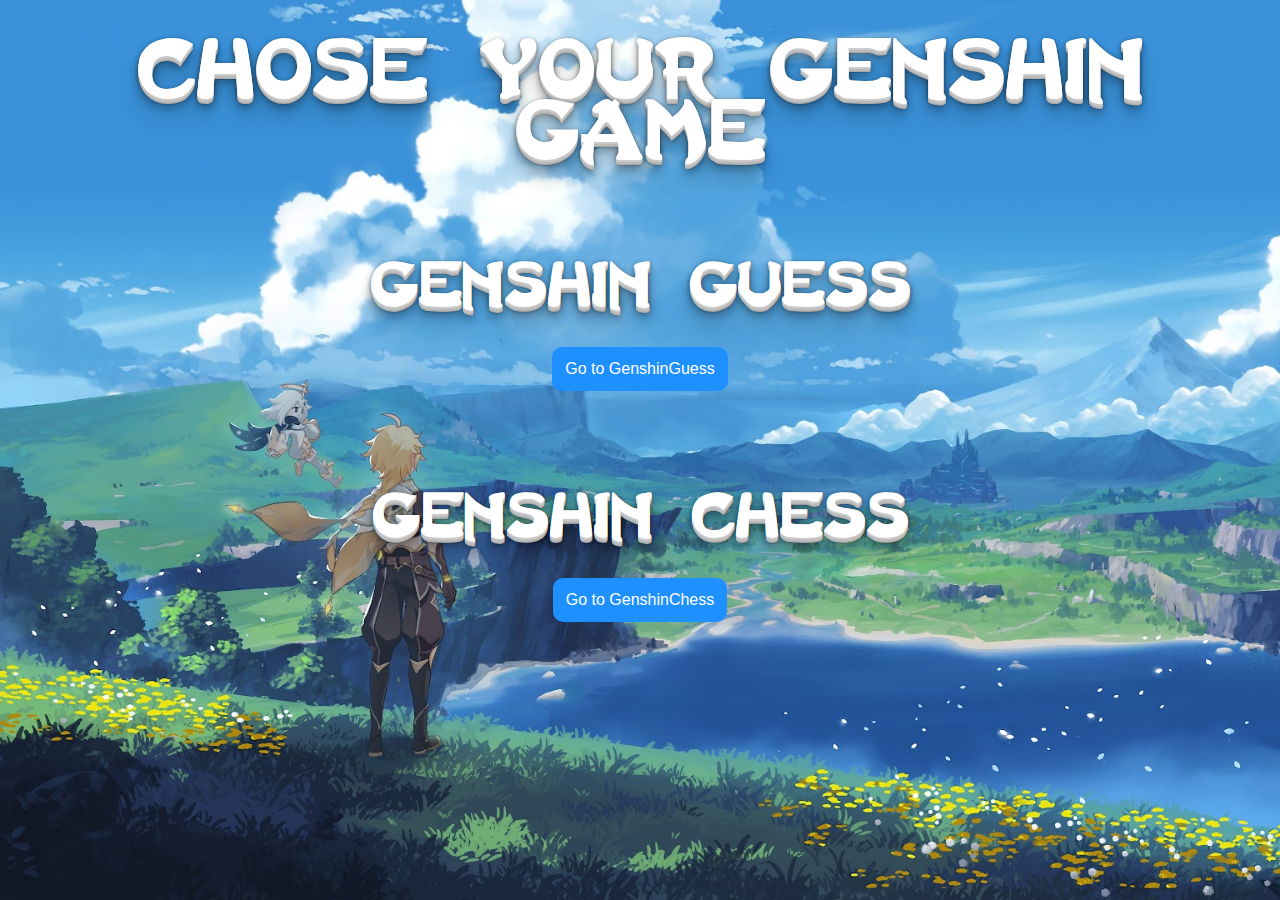
<file: index.html>
<!DOCTYPE html>
<html lang="fr">
    <head>
        <title>GENSHIN DLE</title>
        <meta charset="utf-8">
        <link rel="stylesheet" href="css/index.css">
        <link rel="icon" type="img/png" sizes="16x16" href="img/logo.png">
        <script type="text/javascript" src="javascript/index.js"></script>

        <meta name="description" content="Play game on the theme of genshin and have fun :]">
        <meta name="author" content="MiasMaxence">
        <meta name="keyword" content="genshin impact,genshin,genshinguess,genshinchess,genshingames">

        <meta property="og:title" content="Genshin Guess">
        <meta property="og:type" content="website">
        <meta property="og:url" content="https://www.genshinguess.com">
        <meta property="og:site_name" content="Genshin Games">
        <meta property="og:description" content="Play game on the theme of genshin and have fun :]">
    </head>

    <body onload="onload()">   
        <div class ="accueil" id="accueil">
            <h1>
                Chose your genshin game 
            </h1>
        
            <h2>
                Genshin Guess
            </h2>
            <div class="guess" id="guessID" >
                <form action="genshinguess.html">
                    <input class="buttonguess" id="buttonguessID" type="submit" value="Go to GenshinGuess" />
                </form>
            </div>

            <h2>
                Genshin Chess
            </h2>
            <form action="genshinchess.html">
                <input type="submit" value="Go to GenshinChess" />
            </form>
        </div>
    </body>
</html>
</file>
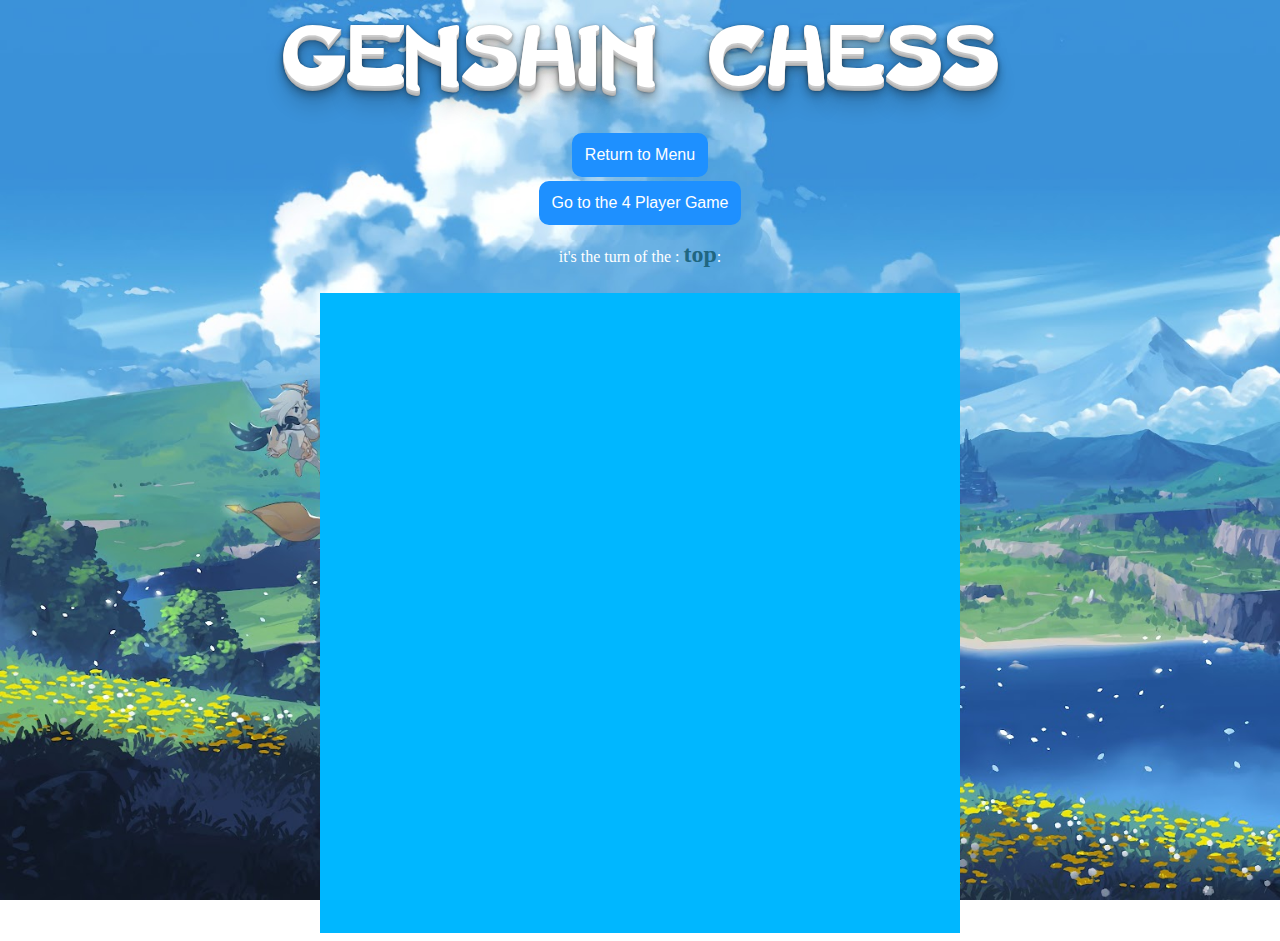
<file: genshinchess.html>
<!DOCTYPE html>
<html lang="fr">
    <head>
        <title>GENSHIN DLE</title>
        <meta charset="utf-8">

        <link rel="stylesheet" href="css/genshinchess.css">
        <link rel="shortcut icon" href="img/logo.png">
        
    </head>

    <body>   
        <div class ="accueil">
            <h1>
                Genshin Chess
            </h1>
            <form action="index.html"><input class="return" type="submit" value="Return to Menu"></form>  <!--pour return au menu-->
            <form action="genshinchess4P.html"><input class="return" type="submit" value="Go to the 4 Player Game"></form>  <!--pour allez au 4 Player Game-->
        </div>
        
        <div id="jeu" class="jeu">
            <p> it's the turn of the : <strong><span id="player"></span></strong>: </p>
            <div id="chessboard"></div>
            <script type="text/javascript" src="javascript/genhsinchess.js/pieces.js"></script>
            <script type="text/javascript" src="javascript/genhsinchess.js/genshinchess.js"></script>
        </div>
    </body>
</html>
</file>
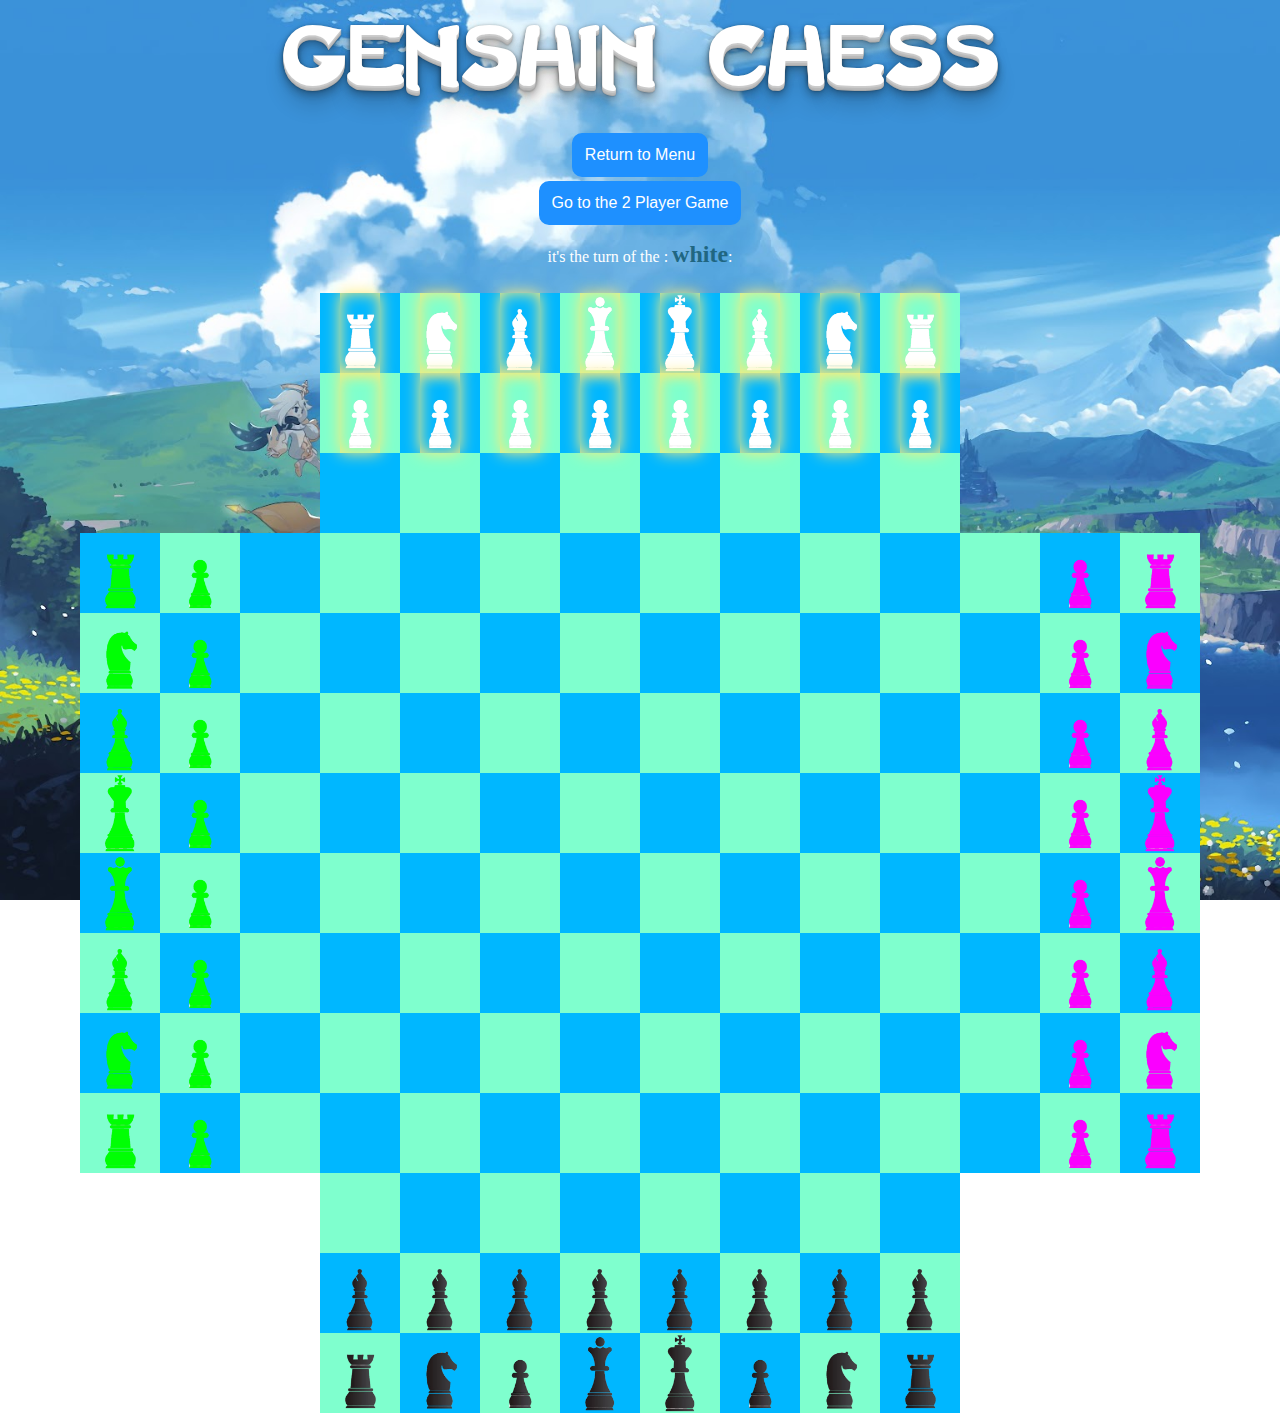
<file: genshinchess4P.html>
<!DOCTYPE html>
<html lang="fr">
    <head>
        <title>GENSHIN DLE</title>
        <meta charset="utf-8">

        <link rel="stylesheet" href="css/genshinchess4P.css">
        <link rel="shortcut icon" href="img/logo.png">
        
    </head>

    <body>   
        <div class ="accueil">
            <h1>
                Genshin Chess
            </h1>
        
            <form action="index.html"><input class="return" type="submit" value="Return to Menu"></form>  <!--pour return au menu-->
            <form action="genshinchess.html"><input class="return" type="submit" value="Go to the 2 Player Game"></form>  <!--pour allez au 2 Player Game-->
            
        </div>
        
        <div id="jeu" class="jeu">
            <p> it's the turn of the : <strong><span id="player"></span></strong>: </p>
            <div id="chessboard"></div>
            <script type="text/javascript" src="javascript/genhsinchess.js/pieces.js"></script>
            <script type="text/javascript" src="javascript/genhsinchess.js/genshinchess4P.js"></script>
        </div>
    </body>
</html>
</file>
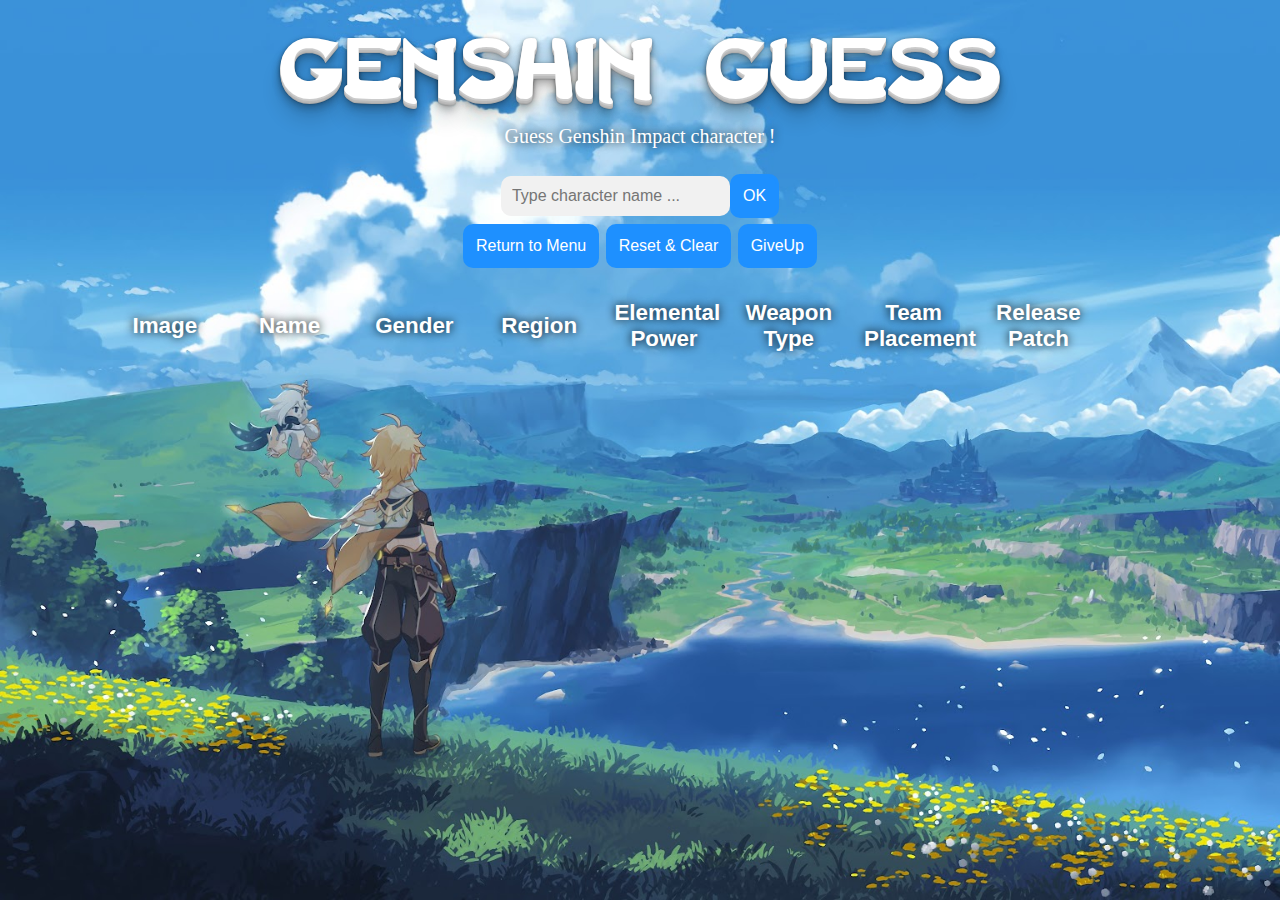
<file: genshinguess.html>
<!DOCTYPE html>
<html lang="fr">
    <head>
        <title>GENSHIN DLE</title>
        <meta charset="utf-8">
        <link rel="stylesheet" href="css/genshinguess.css">
        <link rel="shortcut icon" href="img/logo.png">
        <script type="text/javascript" src="javascript/genshinguess.js"></script>
    </head>

    <body onload="choixPerso()">
        

        <div class ="accueil">
            <h1>
                Genshin Guess
            </h1>
            <p>
                Guess Genshin Impact character !
            </p>
        </div>
        
        <div class="rep"><!--le Form -->
            <div class="autocomplete">
                <input id="form" placeholder="Type character name ..." type="search" name="nom" onkeypress="verifInput(this.id, 'ok');"/><!--le textBox -->
                <script>autocomplete(document.getElementById("form"), listNomCharacter);</script><!--lance le script autocomplete -->
            </div>
            <input type="submit" value="OK" onclick="createLine()" id="ok" name="btnSub" /><!--le OK -->
        </div>
        
        <div class="button">
            <form action="index.html"><input class="return" type="submit" value="Return to Menu"></form>  <!--pour return au menu-->
            <input class="resetclear" type="submit" value="Reset & Clear" onclick="ResetClearButton()"></input><!--le bouton reset pour reset les guess -->
            <input class="buttonGiveUp" type="submit" value="GiveUp" onclick="GiveUp()"></input><!--pour afficher le nom à trouver -->
        </div>

        <div id="GiveUpid" class="GiveUp"></div>

        <div id="jeu" class="jeu"><!--la partie ou le jeu se passe -->
            <div class ="categorie"><!--la partie qui affiche les différentes catégorie  -->
                    <div>
                        <h3>
                            Image
                        </h3>
                    </div>
                    <div>
                        <h3>
                            Name
                        </h3>
                    </div>
                    <div>
                            <h3>
                                Gender
                            </h3>
                    </div>
                    <div>
                            <h3>
                                Region
                            </h3>
                    </div>
                    <div>
                            <h3>
                                Elemental Power
                            </h3>
                    </div>
                    <div>
                            <h3>
                                Weapon Type
                            </h3>
                    </div>
                    <div>
                            <h3>
                                Team Placement
                            </h3>
                    </div>
                    <div>
                        <h3>
                            Release Patch
                        </h3>
                    </div>
            </div>
            
            <div id="ListeGuess" class="ListeGuess"><!--sert de repere pour la géneration des casses -->
                <div id="Guess" class="Guess"></div><!--sert de first child-->
            </div>  
        </div>
    </body>
</html>
</file>
<file: css/index.css>
@font-face {
	font-family: lastninja; 
	src: url('../font/lastninja.ttf');
} 

@keyframes float{
  50%{
    transform: translateY(15px);
  }
}
@keyframes taadaa{
  0% {
    opacity: 0;
  }

  100% {
    opacity: 1;
  }
}
@keyframes taadaa2{
  100% {
    opacity: 0;
  }

  0% {
    opacity: 1;
  }
}


body{
	background-image: url('../img/fond4.png');
	background-repeat: no-repeat;
	background-attachment: fixed;
	background-size: cover;
}

.accueil h1,h2,p,form{
	text-align: center;
}


.accueil h1{
	color : white;
	margin-top : 3%;
	font-family: lastninja;
	font-size: 400%;
	text-shadow: 0 1px 0 #CCCCCC, 0 2px 0 #c9c9c9, 0 3px 0 #bbb, 0 4px 0 #b9b9b9, 0 5px 0 #aaa, 0 6px 1px rgba(0,0,0,.1), 0 0 5px rgba(0,0,0,.1), 0 1px 3px rgba(0,0,0,.3), 0 3px 5px rgba(0,0,0,.2), 0 5px 10px rgba(0,0,0,.25), 0 10px 10px rgba(0,0,0,.2), 0 20px 20px rgba(0,0,0,.15);
}

.accueil h2{
	color : white;
	margin-top : 8%;
	font-family: lastninja;
	font-size: 300%;
	text-shadow: 0 1px 0 #CCCCCC, 0 2px 0 #c9c9c9, 0 3px 0 #bbb, 0 4px 0 #b9b9b9, 0 5px 0 #aaa, 0 6px 1px rgba(0,0,0,.1), 0 0 5px rgba(0,0,0,.1), 0 1px 3px rgba(0,0,0,.3), 0 3px 5px rgba(0,0,0,.2), 0 5px 10px rgba(0,0,0,.25), 0 10px 10px rgba(0,0,0,.2), 0 20px 20px rgba(0,0,0,.15);
}

input {
    border: 1px solid transparent;
    background-color: #f1f1f1;
    padding: 10px;
    font-size: 16px;
    border-radius: 10px;
  }
  
  input[type=text] {
    background-color: #f1f1f1;
    width: 100%;
    border: solid white;
  }
  
  input[type=submit] {
    background-color: DodgerBlue;
    color: white;
    border: solid DodgerBlue ;
    transition: 1s;
  }
  
  input[type=submit]:hover {
    background-color: white;
    color: DodgerBlue;
    transition: 1s;
  }

 
  .accueil img{
    animation:taadaa 2s forwards, float 3s ease-in-out infinite;
    border: solid DodgerBlue ;
    border-width: 1em;
    left: 15%;
    top: 55%;
    border-radius: 35px;
    position: absolute;
    width : 70%; 
    height : 30%; 
  }

  @media only screen and (min-width: 1200px) {
    
    .accueil img{
      animation:taadaa 2s forwards, float 3s ease-in-out infinite;
      border: solid DodgerBlue ;
      border-width: 1em;
      left: 55%;
      top: 30%;
      border-radius: 35px;
      position: absolute;
      width : 30%; 
      height : 32%; 
    }
  }
</file>
<file: css/genshinchess.css>
@font-face {
	font-family: lastninja; 
	src: url('../font/lastninja.ttf');
} 

*{
    touch-action: none;
}


body{
	background-image: url('../img/fond4.png');
	background-repeat: no-repeat;
	background-attachment: fixed;
	background-size: cover;
}

.accueil h1,h2,p,form{
	text-align: center;
}


.accueil h1{
	color : white;
	margin-top : 2%;
	font-family: lastninja;
	font-size: 400%;
	text-shadow: 0 1px 0 #CCCCCC, 0 2px 0 #c9c9c9, 0 3px 0 #bbb, 0 4px 0 #b9b9b9, 0 5px 0 #aaa, 0 6px 1px rgba(0,0,0,.1), 0 0 5px rgba(0,0,0,.1), 0 1px 3px rgba(0,0,0,.3), 0 3px 5px rgba(0,0,0,.2), 0 5px 10px rgba(0,0,0,.25), 0 10px 10px rgba(0,0,0,.2), 0 20px 20px rgba(0,0,0,.15);
}

.accueil h2{
	color : white;
	margin-top : 5%;
	font-family: lastninja;
	font-size: 250%;
	text-shadow: 0 1px 0 #CCCCCC, 0 2px 0 #c9c9c9, 0 3px 0 #bbb, 0 4px 0 #b9b9b9, 0 5px 0 #aaa, 0 6px 1px rgba(0,0,0,.1), 0 0 5px rgba(0,0,0,.1), 0 1px 3px rgba(0,0,0,.3), 0 3px 5px rgba(0,0,0,.2), 0 5px 10px rgba(0,0,0,.25), 0 10px 10px rgba(0,0,0,.2), 0 20px 20px rgba(0,0,0,.15);
}

input {
    margin-top: 0.3%;
    border: 1px solid transparent;
    background-color: #f1f1f1;
    padding: 10px;
    font-size: 16px;
    border-radius: 10px;
}

input[type=text] {
    background-color: #f1f1f1;
    width: 100%;
    border: solid white;
}

input[type=submit] {
    background-color: DodgerBlue;
    color: white;
    border: solid DodgerBlue ;
    transition: 1s;
}

input[type=submit]:hover {
    background-color: white;
    color: DodgerBlue;
    transition: 1s;
}




#chessboard{
    width: 640px;
    height: 640px;
    background-color: rgb(0, 183, 255);
    display: flex;
    flex-wrap: wrap;
    margin-top: 2%;
    margin-left: auto;
    margin-right: auto;
    touch-action: none;
}

.chessCase{
    width: 80px;
    height: 80px;
    position: relative;
    touch-action: none;
}

.black .chessCase{
    background-color: black;
}

.aquamarine{
    background-color: rgb(127, 255, 206);
}

.white .chessCase{
    background-color: white;
}

.imgPiece{
    width: 40px;
    height: 80px;
    margin-left: 25%;
    position: relative;
    z-index: -9;
    touch-action: none;
}

path{
    position: relative;
    z-index: -10;
}

.piece{
    position: relative;
    z-index: 9;
    touch-action: none;
}

p{
    color: white;
}

strong{
    font-size: 150%;
    color: rgb(32, 102, 129);
}
</file>
<file: css/genshinchess4P.css>
@font-face {
	font-family: lastninja; 
	src: url('../font/lastninja.ttf');
} 

body{
	background-image: url('../img/fond4.png');
	background-repeat: no-repeat;
	background-attachment: fixed;
	background-size: cover;
}

.accueil h1,h2,p,form{
	text-align: center;
}


.accueil h1{
	color : white;
	margin-top : 2%;
	font-family: lastninja;
	font-size: 400%;
	text-shadow: 0 1px 0 #CCCCCC, 0 2px 0 #c9c9c9, 0 3px 0 #bbb, 0 4px 0 #b9b9b9, 0 5px 0 #aaa, 0 6px 1px rgba(0,0,0,.1), 0 0 5px rgba(0,0,0,.1), 0 1px 3px rgba(0,0,0,.3), 0 3px 5px rgba(0,0,0,.2), 0 5px 10px rgba(0,0,0,.25), 0 10px 10px rgba(0,0,0,.2), 0 20px 20px rgba(0,0,0,.15);
}

.accueil h2{
	color : white;
	margin-top : 5%;
	font-family: lastninja;
	font-size: 250%;
	text-shadow: 0 1px 0 #CCCCCC, 0 2px 0 #c9c9c9, 0 3px 0 #bbb, 0 4px 0 #b9b9b9, 0 5px 0 #aaa, 0 6px 1px rgba(0,0,0,.1), 0 0 5px rgba(0,0,0,.1), 0 1px 3px rgba(0,0,0,.3), 0 3px 5px rgba(0,0,0,.2), 0 5px 10px rgba(0,0,0,.25), 0 10px 10px rgba(0,0,0,.2), 0 20px 20px rgba(0,0,0,.15);
}

input {
    margin-top: 0.3%;
    border: 1px solid transparent;
    background-color: #f1f1f1;
    padding: 10px;
    font-size: 16px;
    border-radius: 10px;
}

input[type=text] {
    background-color: #f1f1f1;
    width: 100%;
    border: solid white;
}

input[type=submit] {
    background-color: DodgerBlue;
    color: white;
    border: solid DodgerBlue ;
    transition: 1s;
}

input[type=submit]:hover {
    background-color: white;
    color: DodgerBlue;
    transition: 1s;
}




#chessboard{
    width: 1120px;
    height: 1120px;
    display: flex;
    flex-wrap: wrap;
    margin-top: 2%;
    margin-left: auto;
    margin-right: auto;
}

.chessCase{
    width: 80px;
    height: 80px;
    position: relative;
}

.aquamarine{
    background-color: rgb(127, 255, 206);
}

.blue{
    background-color: rgb(0, 183, 255);
}

.NotCase{
    background-color: white;
    opacity: 0;
}




.imgPiece{
    width: 40px;
    height: 80px;
    margin-left: 25%;
    position: relative;
    z-index: -9;
    /*box-shadow:  inset 0 0 1em rgb(255, 235, 119), 0 0 1em rgb(255, 235, 119);*/
}

path{
    position: relative;
    z-index: -10;
}

.piece{
    position: relative;
    z-index: 9;
}

p{
    color: white;
}

strong{
    font-size: 150%;
    color: rgb(32, 102, 129);
}
</file>
<file: css/genshinguess.css>
*{
	margin : 0;
}

@font-face {
	font-family: lastninja; 
	src: url('../font/lastninja.ttf');
} 

body{
	background-image: url('../img/fond4.png');
	background-repeat: no-repeat;
	background-attachment: fixed;
	background-size: cover;
}

.accueil h1,p{
	text-align: center;
}

.accueil h1{
	color : white;
	margin-top : 3%;
	font-family: lastninja;
	font-size: 400%;
	text-shadow: 0 1px 0 #CCCCCC, 0 2px 0 #c9c9c9, 0 3px 0 #bbb, 0 4px 0 #b9b9b9, 0 5px 0 #aaa, 0 6px 1px rgba(0,0,0,.1), 0 0 5px rgba(0,0,0,.1), 0 1px 3px rgba(0,0,0,.3), 0 3px 5px rgba(0,0,0,.2), 0 5px 10px rgba(0,0,0,.25), 0 10px 10px rgba(0,0,0,.2), 0 20px 20px rgba(0,0,0,.15);
}

.accueil p{
	color : white;
	margin-top: 2%;
	font-family: Consolas;
	font-size: 20px;
	text-shadow: 0 0 10px black;
}

.accueil img{
	margin: auto;
	align-items : center;
	display: inline;
}

.jeu {
	margin: auto;
	align-items : center;
	display: inline;
}

.categorie {
	width: 75%;

	margin-top: 3%;
	display: grid;
	/*margin: auto;*/
	margin-left: 8%;
	grid-template-columns: repeat(8, 13%);
	grid-template-rows: 50%;
	align-items : center;
}

.categorie h3{
	text-align: center;
	color: white;
	font-size: 140%;
	font-family: sans-serif;
	margin: 1vw;
	text-shadow: 0 0 10px black;
}

.ListeGuess{
	width: 75%;
	margin-left: 8%;
	margin-top: 1%;
	display: grid;
	grid-template-columns: repeat(8, 13%);
	align-items : center;
}

.box{
	text-align: center;
	margin: 10px;
	box-sizing: content-box;
	width: 8.35vW;
  	height: 8.35vW;
  	overflow: hidden;
	background-color: transparent;
	box-shadow: 0px 0px 0px 5px white, inset 0px 10px 27px -8px #141414, inset 0px -10px 27px -8px #141414, 5px 5px 15px 5px rgba(0,0,0,0);
	border-radius: 1px;
}

 .box h2{
 	padding: 40% 0;
 	color : white;
 	font-family: sans-serif;
 	font-size: 20px;
 	text-shadow: 0 0 10px black;
 	animation: 1s boxes;
 }

 .box img {
	display: block;
	margin: auto;
	width: 100%;
  }

.GiveUp input{
	margin-left: 2%;
}

.button{
	margin-top: 0.5%;

	display: flex;
	flex-direction: row;
	justify-content: center;
	align-items: center;
}

.buttonGiveUp{
	margin-left: 0.5%;
}

.GiveUp{
	text-align: center;
	color: white;
	font-size: 140%;
	font-family: sans-serif;
	margin: 1vw;
	text-shadow: 0 0 10px black;
}
/*
.resetclear{
	margin-left: 0.5%;
}
*/

.button form{
	margin-right: 0.5%;
}

.versionimg{
	position: relative;
}

.version{
	color:rgb(255, 255, 255);
	font-family: sans-serif;
	font-size: 20px;
	text-shadow: 0 0 10px black;
	position: absolute;
	top: 40%;
	left: 38%;
}


.rep form{
	display: flex;
	flex-direction: row;
}

.rep{
	margin-top: 2%;
	display: flex;
	flex-direction: row;
	justify-content: center;
	align-items: center;
}

.autocomplete {
  /*the container must be positioned relative:*/
  position: relative;
  display: inline-block;
}



input {
  border: 1px solid transparent;
  background-color: #f1f1f1;
  padding: 10px;
  font-size: 16px;
  border-radius: 10px;
}

input[type=text] {
  background-color: #f1f1f1;
  width: 100%;
  border: solid white;
}

input[type=submit] {
  background-color: DodgerBlue;
  color: white;
  border: solid DodgerBlue ;
  transition: 1s;
}

input[type=submit]:hover {
  background-color: white;
  color: DodgerBlue;
  transition: 1s;
}

.autocomplete-items {
  position: absolute;
  border: 1px solid #d4d4d4;
  border-bottom: none;
  border-top: none;
  z-index: 99;
  /*position the autocomplete items to be the same width as the container:*/
  top: 100%;
  left: 0;
  right: 0;
}

.autocomplete-items div {
  padding: 10px;
  cursor: pointer;
  background-color: #fff;
  border-bottom: 1px solid #d4d4d4;
  font-family: sans-serif;
}

.autocomplete-items div:hover {
  /*when hovering an item:*/
  background-color: #e9e9e9;
}

.autocomplete-active {
  /*when navigating through the items using the arrow keys:*/
  background-color: DodgerBlue !important;
  color: #ffffff;
}

.autocomplete {
  /*the container must be positioned relative:*/
  position: relative;
  display: inline-block;
}
/*
input:focus{
    outline: none;
}
*/


/*
.box[id="RP"] img[alt="top"]{
	position: relative;
	width: 120px;
	transform: translateY(-120px);
	opacity: 50%;
	display: none;
}

.box[id="RP"] img[alt="bot"]{
	position: relative;
	width: 120px;
	transform: translateY(-120px);
	opacity: 50%;
	display: none;
}

.box img[alt="persologo"]{
	width: 150px;
}
*/
/*
 @keyframes boxes {

 	from{
 		transform: translateY(-150px);
 	}

 	to{
 		transform: translateY(0px);
 	}
 }*/
</file>
